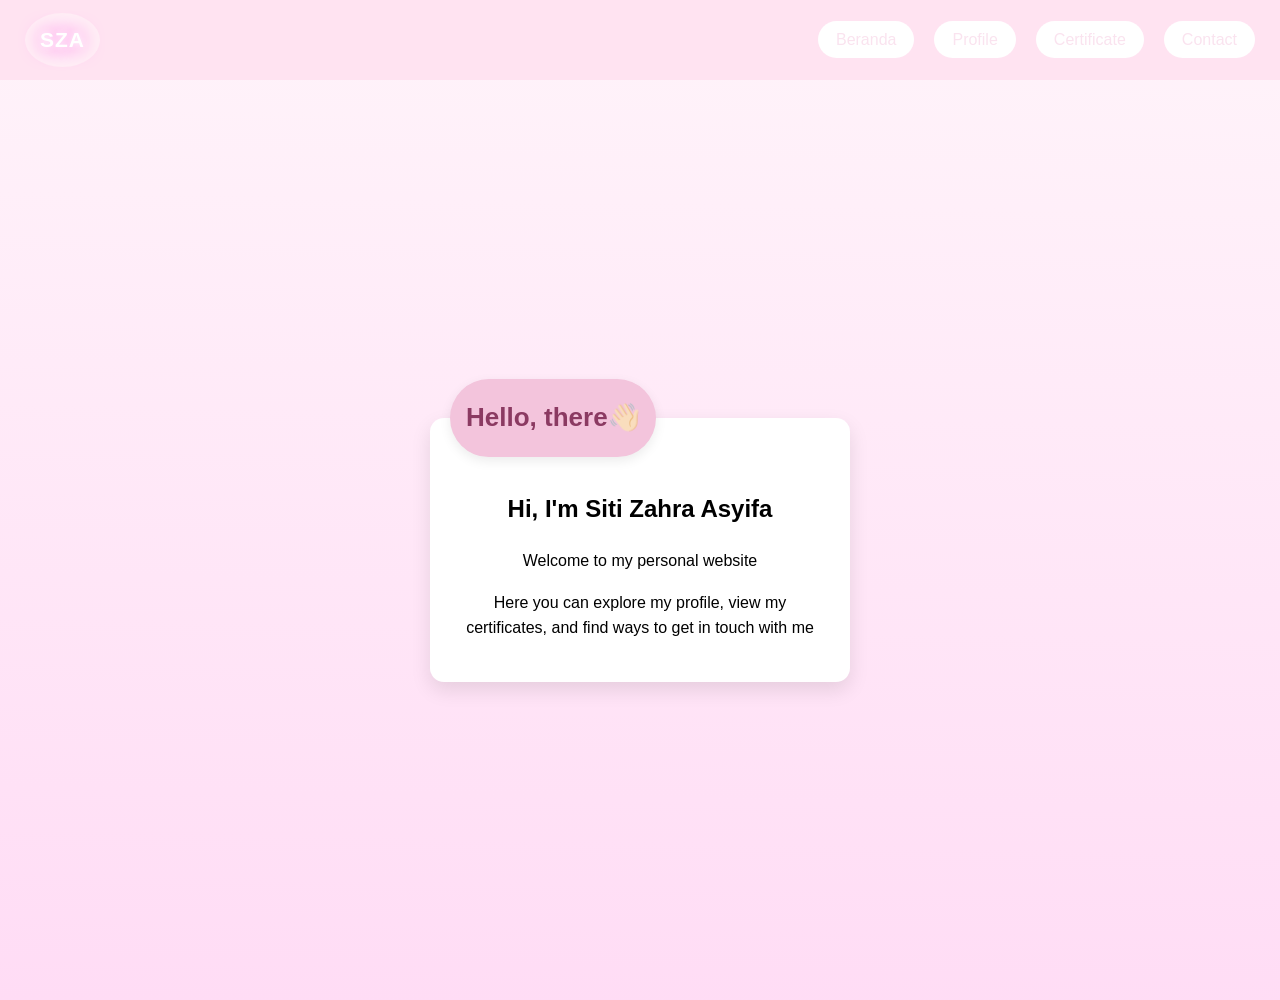
<file: index.html>
<html>
<head>
	<title>Project Assessment</title
	<meta name="viewport" content="width=device-width, initial-scale=1.0">
	<link rel="stylesheet" href="personal.css">
</head>
<body>

	<nav class="navbar">
	<div class="logo">
		SZA
	</div>
	<ul class="nav-links">
		<li><a href="index.html">Beranda</a></li>
		<li><a href="profile.html">Profile</a></li>
		<li><a href="certificate.html">Certificate</a></li>
		<li><a href="contact.html">Contact</a></li>
	</ul>
	</nav>
	<div class="content">
		<div class="hello">
		<h1> Hello, there👋🏻 </h1>
		</div>
		<div class="desc">
			<h2>Hi, I'm Siti Zahra Asyifa</h2>
			<p>Welcome to my personal website</p>
			<p>Here you can explore my profile, view my certificates, and find ways to get in touch with me</p>
		</div>
	</div>
</body>
</html>
</file>
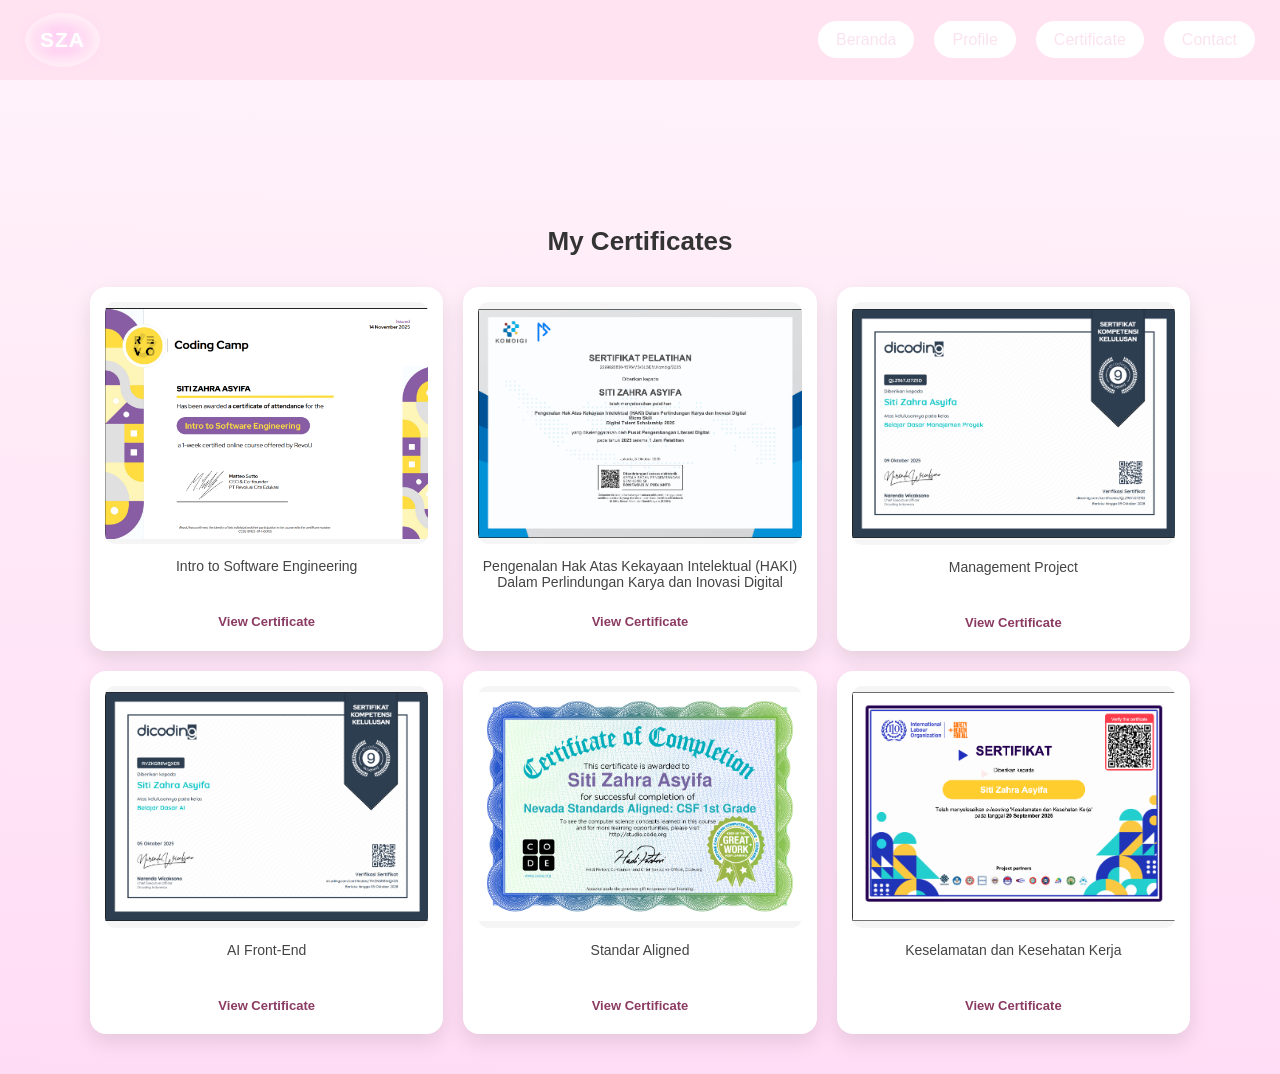
<file: certificate.html>
<html>
<head>
	<title>Certificate</title>
	<meta name="viewport" content="width=device-width, initial-scale=1.0">
	<link rel="stylesheet" href="personal.css">
</head>
<body>

<nav class="navbar">
	<div class="logo">
		SZA
	</div>
	<ul class="nav-links">
		<li><a href="index.html">Beranda</a></li>
		<li><a href="profile.html">Profile</a></li>
		<li><a href="certificate.html">Certificate</a></li>
		<li><a href="contact.html">Contact</a></li>
	</ul>
</nav>

<div class="certificate-section">
	<h3>My Certificates</h3>

<div class="certificate-grid">
	
	<div class="certificate-card">
		<img src="img/cert1.jpg">
		<p> Intro to Software Engineering </p>
		<a href="img/cert1.jpg"> View Certificate </a>
	</div>
	
	<div class="certificate-card">
		<img src="img/cert2.jpg" alt="Certificate 2">
		<p> Pengenalan Hak Atas Kekayaan Intelektual (HAKI) Dalam Perlindungan Karya dan Inovasi Digital </p>
		<a href="img/cert2.jpg"> View Certificate </a>
	</div>
	
	<div class="certificate-card">
		<img src="img/cert3.jpg" alt="Certificate 3">
		<p> Management Project </p>
		<a href="img/cert3.jpg"> View Certificate </a>
	</div>

	
	<div class="certificate-card">
		<img src="img/cert4.jpg" alt="Certificate 4">
		<p> AI Front-End </p>
		<a href="img/cert4.jpg"> View Certificate </a>
	</div>

	<div class="certificate-card">
		<img src="img/cert5.jpg" alt="Certificate 5">
		<p> Standar Aligned </p>
		<a href="img/cert5.jpg"> View Certificate </a>
	</div>

	<div class="certificate-card">
		<img src="img/cert6.jpg" alt="Certificate 6">
		<p> Keselamatan dan Kesehatan Kerja</p>
		<a href="img/cert6.jpg"> View Certificate </a>
	</div>
</div>
</div>


</body>
</html>
</file>
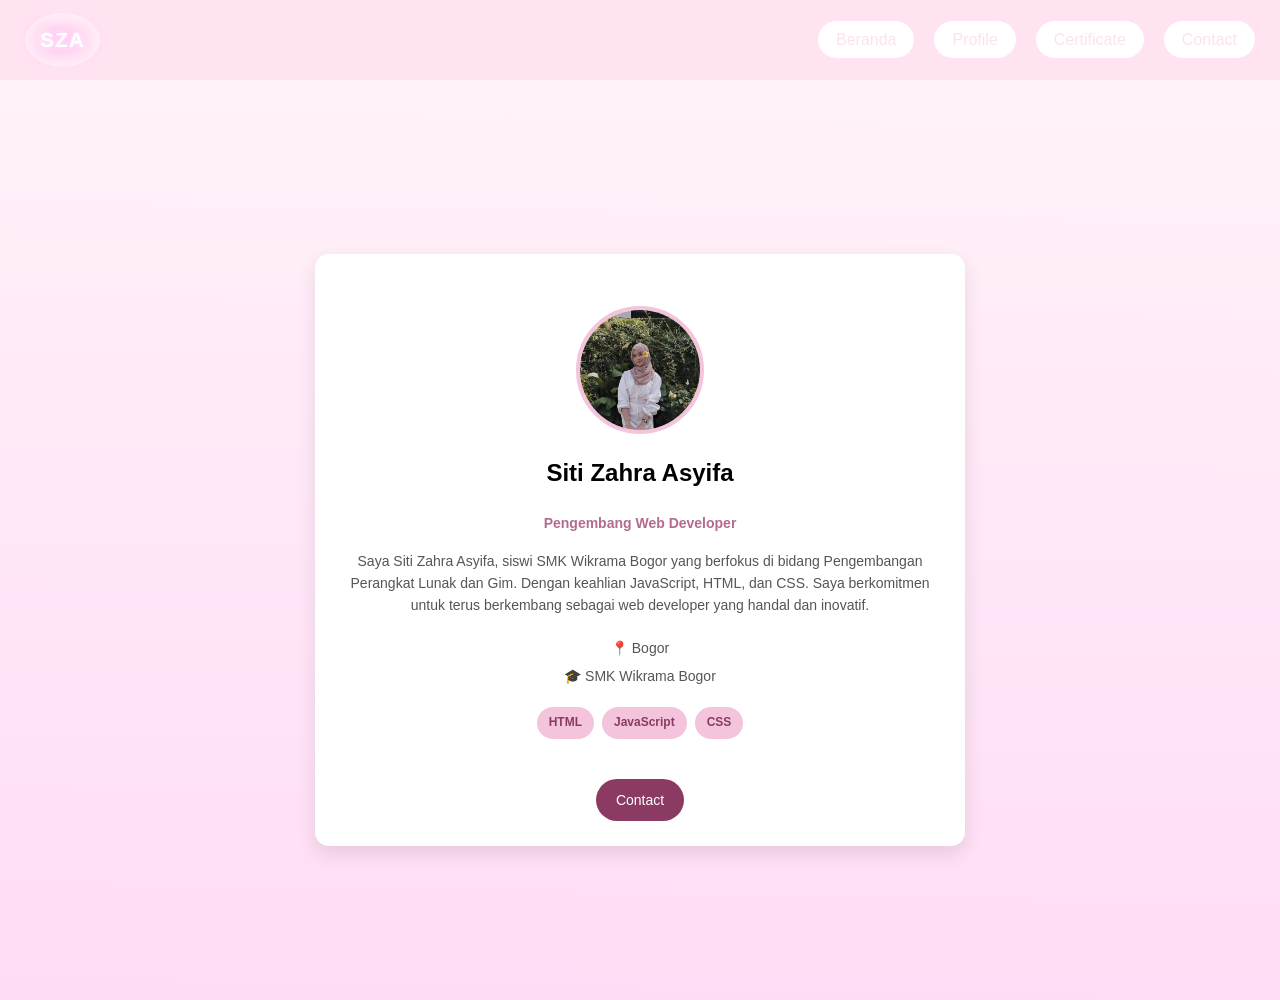
<file: profile.html>
<html>
<head>
	<title>Profile</title>
	<meta name="viewport" content="width=device-width, initial-scale=1.0">
	<link rel="stylesheet" href="personal.css">
</head>
<body>

<nav class="navbar">
	<div class="logo">
		SZA
	</div>
	<ul class="nav-links">
		<li><a href="index.html">Beranda</a></li>
		<li><a href="profile.html">Profile</a></li>
		<li><a href="certificate.html">Certificate</a></li>
		<li><a href="contact.html">Contact</a></li>
	</ul>
	</nav>

	<div class="desc profile-desc">
	<img src="img/foto.jpeg" class="profile-img">
	<h2>Siti Zahra Asyifa</h2>
	<p class="role">Pengembang Web Developer</p>
	<p class="about"> Saya Siti Zahra Asyifa, siswi SMK Wikrama Bogor yang berfokus di bidang Pengembangan Perangkat Lunak dan Gim. Dengan keahlian JavaScript, HTML, dan CSS. Saya berkomitmen untuk terus berkembang sebagai web developer yang handal dan inovatif.
	</p>

	<ul class="info">
		<li>📍 Bogor </li>
		<li>🎓 SMK Wikrama Bogor</li>
	</ul>
	<div class="skills">
		<span> HTML </span>
		<span> JavaScript </span>
		<span> CSS </span>
	</div>
		<a href="contact.html" class="contact">Contact</a>
	</div>


</body>
</html>
</file>
<file: personal.css>
body{
	margin: 0;
	padding: 0;
	background: linear-gradient(1deg, #ffdcf5, #fff4fa);
	font-family: Arial, sans-serif;
	padding-top: 100px;

	display: flex;
	justify-content: column;
	align-items: center;
	min-height: 100vh;
}

.navbar{
	position: fixed;
	top: 0;
	width: 100%;
	height: 80px;
	background: #ffe3f1;
	color: white;
	display: flex;
	align-items: center;
	justify-content: space-between;
	padding: 0 25px;
	box-sizing: border-box;
	z-index: 1000;
}
.logo{
	font-weight: bold;
	color: #8b3a62;
	font-size: 20px;
	letter-spacing: 1px;
	cursor: pointer;
	transition: 0.3s;background-color: #FFF0F5;
	color:white;
	border-radius: 50%;
	font-weight: bold;
	font-size: 21;
	text-shadow: 0 0 7px #fff, 0 0 21px #ff00de;
	padding: 15px;
}
.logo:hover{
	color: #6f2d4e;
	transform: scale(1.05);
}
.nav-links{
	list-style: none;
	display: flex;
	gap: 20px;
}
.nav-links li a{
	color: #fae3ef;
	text-decoration: none;
	font-size: 16px;
	transition: 0.3s;
	background-color: white;
	padding: 10px 18px;
	border-radius: 20px;
	transition: 0.3s;
}
.nav-links li a:hover{
	background-color: #f3c4dc;
	transform: scale(1.05);
	box-shadow: 0 4px 10px rgba(0, 0, 0, 0.1);
}
.hello{
	position: absolute;
	top: 0px;
	left: 20px;
	background: #f3c4dc;
	color: #8b3a62;
	padding: 6px 16px;
	border-radius: 999px;
	font-weight: 600;
	font-size: 13px;
	box-shadow: 0 4px 12px rgba(0, 0, 0, 0.08);
	white-space: nowrap;
	z-index: 2;
	transform: translateY(-50%);
	transition: transform 0.3s ease, box-shadow 0.3s ease, background 0.3s ease;

}
.hello:hover {
	transform: translateY(-50%) scale(1.05);
	box-shadow: 0 8px 20px rgba(0, 0, 0, 0.2);
	background: #f7c2de;
}
.desc{
	background: #ffffff;
	padding: 52px 25px 25px;
	border-radius: 14px;
	text-align: center;
	line-height: 1.6;
	box-shadow: 0 8px 20px rgba(0, 0, 0, 0.1);
	transition: transform 0.3s ease, box-shadow 0.3s ease;

}
.desc:hover{
	transform: translateY(-5px) scale(1.02);
	box-shadow: 0 15px 30px rgba(0, 0, 0, 0.15);
}
.desc h2:hover{
	color: #b36b8f;
	transform: scale(1.03);
	transition: transform 0.3s ease, color 0.3s ease;
}

.desc p:hover {
 	color: #8b3a62;
 	transform: scale(1.02);
 	transition: transform 0.3s ease, color 0.3s ease;
}

.profile-desc {
	max-width: 600px;
	margin: 0 auto;
}

.content{
	position: relative;
	width: 100%;
	max-width: 420px;
	margin: 0 auto;
}
.profile-img{
	width: 120px;
	height: 120px;
	border-radius: 50%;
	object-fit: cover;
	border: 4px solid #f3c4dc;
	margin: 0 auto 15px;
	display: block;
}
.role{
	margin: 5px 0 15px;
	font-size: 14px;
	color: #b36b8f;
	font-weight: 600;
}
.about{
	font-size: 14px;
	color: #555;
	margin-bottom: 20px;
}
.info{
	list-style: none;
	padding: 0;
	margin: 0 0 20px;
	font-size: 14px;
	color: #555;
}
.info li{
	margin-bottom: 6px;
}
.skills{
	display: flex;
	flex-wrap: wrap;
	justify-content: center;
	gap: 8px;
	margin-bottom: 25px;
}
.skills span{
	background: #f3c4dc;
	color: #8b3a62;
	padding: 6px 12px;
	border-radius: 999px;
	font-size: 12px;
	font-weight: 600;
}
.contact-info li{ 
	margin-bottom: 12px;
	transition: 0.3s;
}

.contact-info li:hover{ 
	color: #8b3a62;
	transform: translateX(4px);
}
.contact-section:hover{ 
	transform: translateY(-5px);
	box-shadow: 0 12px 25px rgba(0,0,0,0.15);
}
.contact-section{ 
	background: linear-gradient(135deg, #ffe3f1, #fff4fa);
	max-width: 420px;
	width: 100%;
	margin: 30px auto;
	padding: 25px 20px;
	border-radius: 14px;
	text-align: center;
	box-shadow: 0 8px 20px rgba(0,0,0,0.1);
	transition: 0.3s;
}

.contact-section h3{  
	margin-bottom: 15px;
	color: #8b3a62;
}
.contact-desc{
	font-size: 14px;
	color: #555;
	margin-botoom: 20px;
}
.contact-info{ 
	list-style: none;
	padding: 0;
	margin-bottom: 20px;
	font-size: 14px;
	color: #555;
	border-bottom: 1px solid rgba(139, 58, 98, 0.15);
	padding-bottom: 18px;
}
.contact-info li{
	margin-bottom: 10px;
	font-size: 14px;
}
.contact-info span{
	font-weight: 600;
	color: #8b3a62;
}

.contact-info li a{ 
	color: #8b3a62;
	text-decoration: none;
}

.contact-info li a:hover{ 
	text-decoration: underline;
}

.contact{ 
	display: inline-block;
	padding: 10px 20px;
	margin-top: 15px;
	background: #8b3a62;
	color: #fff;
	text-decoration: none;
	border-radius: 999px;
	font-size: 14px;
	transition: 0.3s;
}

.contact:hover{ 
	background: #6f2d4e;
	transform: translateY(-3px);
	box-shadow: 0 6px 15px rgba(0,0,0,0.1);
}
.contact-section::after{
	content: "";
	display: block;
	margin: 20px auto 0;
	width: 60px;
	height: 4px;
	border-radius: 999px;
	background: linear-gradient(to right, #you f3c4dc, #8b3a62);
	opacity: 0.6;
}
.btn-wa{
	display: inline-block;
	padding: 10px 20px;
	background: linear-gradient(135deg, #e6cbd8, #d8b5c8);
	color: #5a2640;
	text-decoration: none;
	border-radius: 20px;
	font-size: 14px;
	transition: 0.3s;
}
.btn-wa:hover{
	background: #25d366;  
	color: #ffffff;
	transform: translateY(-3px);
}
.btn-email{
	display: inline-block;
	padding: 10px 20px;
	background: linear-gradient(135deg, #d8a4bd, #c68cab);
	color: #ffffff;
	text-decoration: none;
	border-radius: 20px;
	font-size: 14px;
	transition: 0.3s;
}
.btn-email:hover{
	background: linear-gradient(135deg, #8b3a62, #6f2d4e);
	color: #ffffff;
	transform: translateY(-3px);
	
}
.btn-ig {
	background: linear-gradient(135deg, #e7b3c8, #d89bb6);
	color: #ffffff;
	display: inline-block;
	padding: 10px 20px;
	border-radius: 20px;
	font-size: 14px;
	text-decoration: none;
	color: white;
	transition: 0.3s;
}
.btn-ig:hover {
	background:linear-gradient(45deg, #feda75, #fa7e1e, #d62976, #962fbf, #4f5bd5);
	color: white;
	box-shadow: 0 8px 20px rgba(200, 150, 170, 0.35);
	transform: translateY(-2px);
	opacity: 0.85;

}
.contact-btn{
	display: flex;
	gap: 12px;
	flex-wrap: wrap;
	justify-content: center;
}
.certificate-section{
	max-width: 1100px;
	margin: 100px auto 40px;
	padding: 0 20px;
	text-align: center;
}
.certificate-section h3{
	font-size: 26px;
	margin-bottom: 30px;
	color: #333;
}
.certificate-grid{
	display: grid;
	grid-template-columns: repeat(3, 1fr);
	gap: 20px;
}
@media(max-width: 768px){
	.certificate-grid{
		grid-template-columns: repeat(2, 1fr);
	}
}
@media(max-width: 480px){
	.certificate-grid{
		grid-template-columns: 1fr;
	}
}
.certificate-card{
	background: #fff;
	border-radius: 16px;
	padding: 15px;
	box-shadow: 0 8px 20px rgba(0, 0, 0 ,0.1);
	transition: all 0.3s ease;
	display: flex;
	flex-direction: column;
	justify-content: space-between;
}
.certificate-card:hover{
	transform: translateY(-8px);
	box-shadow: 0 15px 35px rgba(0, 0, 0, 0.18);
}
.certificate-card img{
	width: 100%;
	aspect-ratio: 4 / 3;
	object-fit: contain;
	border-radius: 10px;
	background: #f5f5f5
}
.certificate-card p{
	font-size: 14px;
	color: #444;
	margin-bottom: 10px;
	min-height: 40px;
}
.certificate-card a{
	display: inline-block;
	font-size: 13px;
	color: #8b3a62;
	text-decoration: none;
	font-weight: 600;
	padding: 6px 0;
}
</file>
